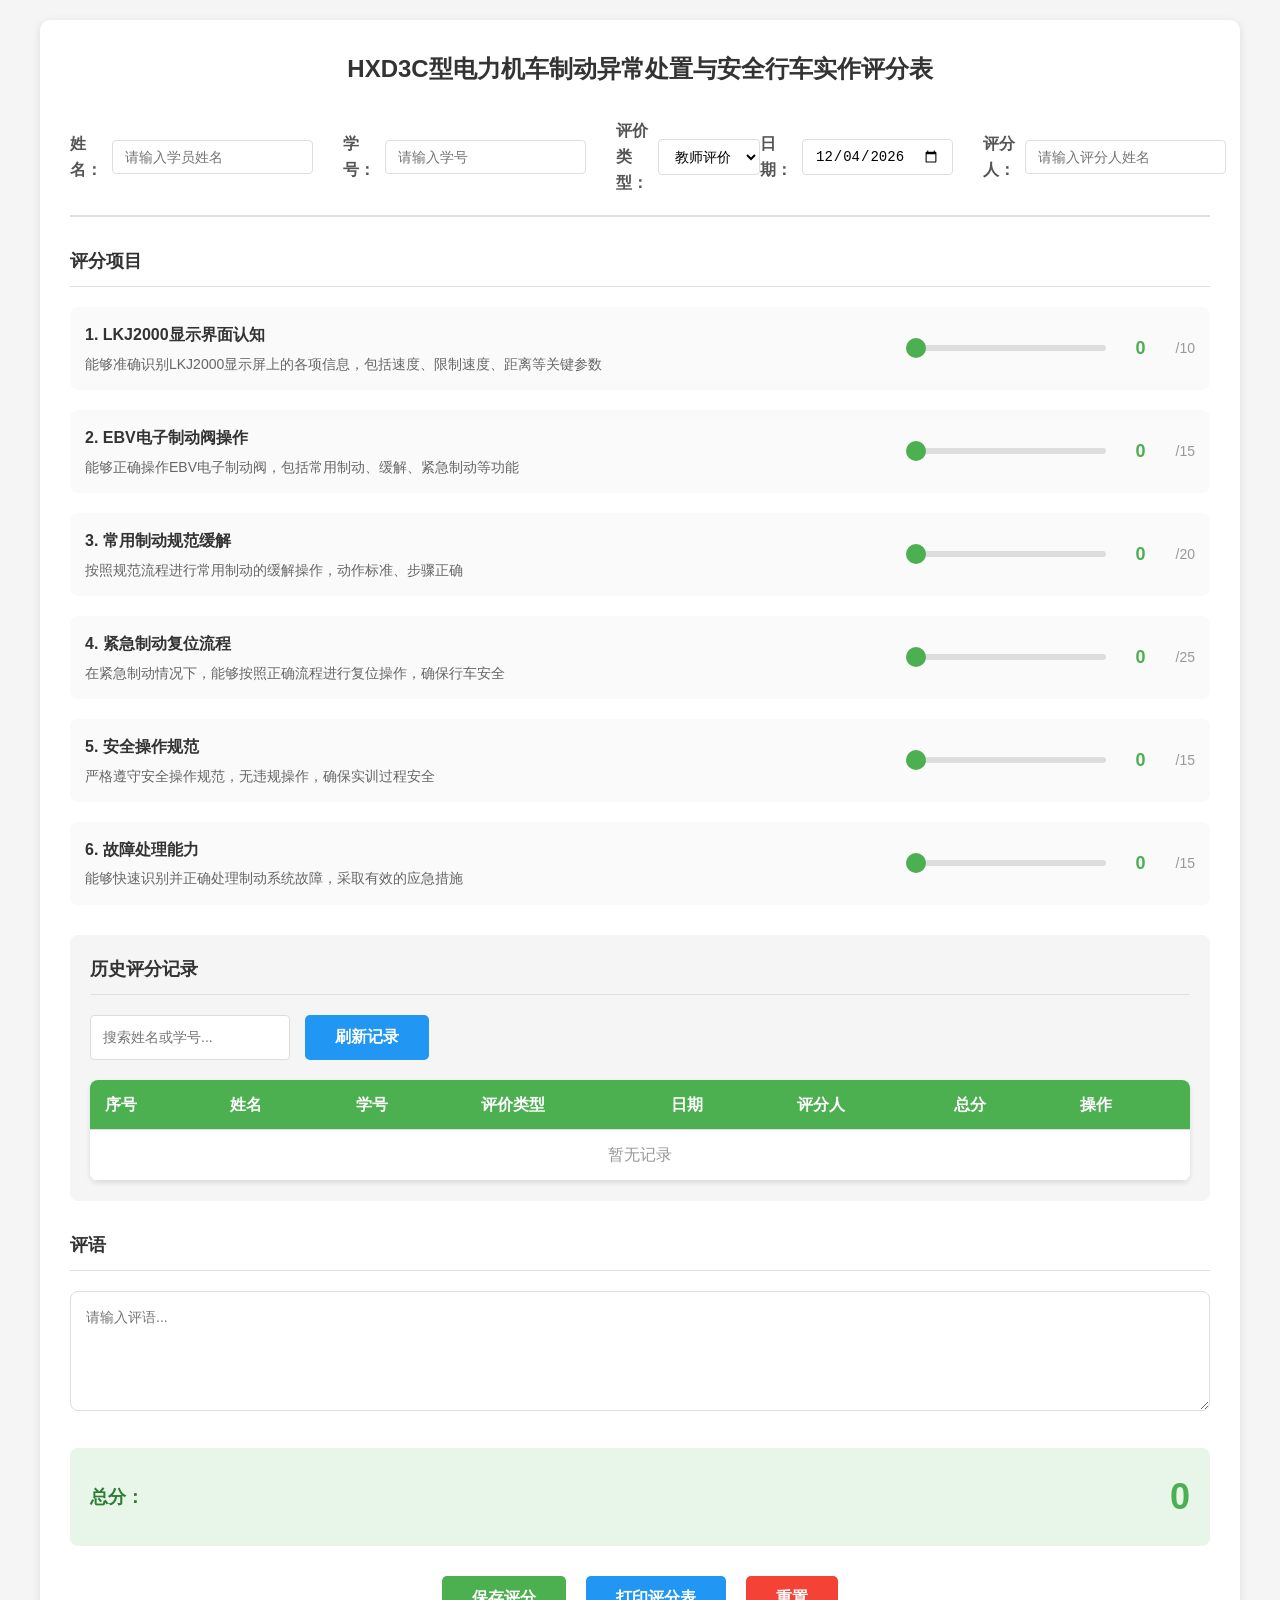
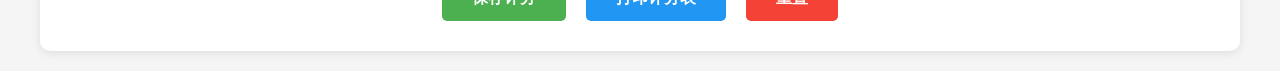
<file: score-table.html>
<!DOCTYPE html>
<html lang="zh-CN">
<head>
    <meta charset="UTF-8">
    <meta name="viewport" content="width=device-width, initial-scale=1.0">
    <title>实作评分表</title>
    <style>
        * {
            margin: 0;
            padding: 0;
            box-sizing: border-box;
        }
        
        body {
            font-family: 'Microsoft YaHei', sans-serif;
            background-color: #f5f5f5;
            line-height: 1.6;
            padding: 20px;
        }
        
        .container {
            max-width: 1200px;
            margin: 0 auto;
            background-color: white;
            border-radius: 10px;
            box-shadow: 0 2px 10px rgba(0,0,0,0.1);
            padding: 30px;
        }
        
        h1 {
            text-align: center;
            color: #333;
            margin-bottom: 30px;
            font-size: 24px;
        }
        
        .header-info {
            display: flex;
            justify-content: space-between;
            margin-bottom: 30px;
            padding-bottom: 20px;
            border-bottom: 2px solid #e0e0e0;
        }
        
        .info-group {
            display: flex;
            gap: 30px;
        }
        
        .info-item {
            display: flex;
            align-items: center;
            gap: 10px;
        }
        
        .info-item label {
            font-weight: bold;
            color: #555;
        }
        
        .info-item input {
            padding: 8px 12px;
            border: 1px solid #ddd;
            border-radius: 4px;
            font-size: 14px;
        }
        
        .info-item select {
            padding: 8px 12px;
            border: 1px solid #ddd;
            border-radius: 4px;
            font-size: 14px;
            background-color: white;
        }
        
        .history-section {
            margin-bottom: 30px;
            padding: 20px;
            background-color: #f5f5f5;
            border-radius: 8px;
        }
        
        .history-controls {
            display: flex;
            gap: 15px;
            margin-bottom: 20px;
            flex-wrap: wrap;
        }
        
        .history-search {
            padding: 8px 12px;
            border: 1px solid #ddd;
            border-radius: 4px;
            font-size: 14px;
            width: 200px;
        }
        
        .history-table {
            width: 100%;
            border-collapse: collapse;
            background-color: white;
            border-radius: 8px;
            overflow: hidden;
            box-shadow: 0 2px 5px rgba(0,0,0,0.1);
        }
        
        .history-table th,
        .history-table td {
            padding: 12px 15px;
            text-align: left;
            border-bottom: 1px solid #e0e0e0;
        }
        
        .history-table th {
            background-color: #4CAF50;
            color: white;
            font-weight: bold;
        }
        
        .history-table tr:hover {
            background-color: #f5f5f5;
        }
        
        .history-table .btn-view {
            padding: 6px 12px;
            background-color: #2196F3;
            color: white;
            border: none;
            border-radius: 4px;
            cursor: pointer;
            font-size: 12px;
        }
        
        .history-table .btn-view:hover {
            background-color: #0b7dda;
        }
        
        .modal {
            display: none;
            position: fixed;
            z-index: 1000;
            left: 0;
            top: 0;
            width: 100%;
            height: 100%;
            overflow: auto;
            background-color: rgba(0,0,0,0.4);
        }
        
        .modal-content {
            background-color: white;
            margin: 5% auto;
            padding: 30px;
            border: 1px solid #888;
            width: 90%;
            max-width: 800px;
            border-radius: 10px;
            box-shadow: 0 4px 20px rgba(0,0,0,0.2);
            position: relative;
        }
        
        .modal-close {
            color: #aaa;
            float: right;
            font-size: 28px;
            font-weight: bold;
            cursor: pointer;
            position: absolute;
            top: 15px;
            right: 20px;
        }
        
        .modal-close:hover,
        .modal-close:focus {
            color: black;
            text-decoration: none;
            cursor: pointer;
        }
        
        .modal-title {
            font-size: 20px;
            font-weight: bold;
            margin-bottom: 20px;
            color: #333;
        }
        
        .modal-info {
            margin-bottom: 20px;
            padding: 15px;
            background-color: #f5f5f5;
            border-radius: 8px;
        }
        
        .modal-info-item {
            margin-bottom: 10px;
            font-size: 14px;
        }
        
        .modal-info-item strong {
            color: #555;
        }
        
        .score-section {
            margin-bottom: 30px;
        }
        
        .section-title {
            font-size: 18px;
            font-weight: bold;
            color: #333;
            margin-bottom: 20px;
            padding-bottom: 10px;
            border-bottom: 1px solid #e0e0e0;
        }
        
        .score-item {
            display: flex;
            align-items: center;
            margin-bottom: 20px;
            padding: 15px;
            background-color: #fafafa;
            border-radius: 8px;
            transition: background-color 0.3s;
        }
        
        .score-item:hover {
            background-color: #f0f0f0;
        }
        
        .score-content {
            flex: 1;
            padding-right: 20px;
        }
        
        .score-title {
            font-weight: bold;
            color: #333;
            margin-bottom: 5px;
        }
        
        .score-desc {
            color: #666;
            font-size: 14px;
        }
        
        .score-input {
            display: flex;
            align-items: center;
            gap: 15px;
        }
        
        .score-slider {
            width: 200px;
            height: 6px;
            background: #ddd;
            border-radius: 3px;
            outline: none;
            -webkit-appearance: none;
        }
        
        .score-slider::-webkit-slider-thumb {
            -webkit-appearance: none;
            appearance: none;
            width: 20px;
            height: 20px;
            background: #4CAF50;
            border-radius: 50%;
            cursor: pointer;
        }
        
        .score-slider::-moz-range-thumb {
            width: 20px;
            height: 20px;
            background: #4CAF50;
            border-radius: 50%;
            cursor: pointer;
            border: none;
        }
        
        .score-value {
            min-width: 40px;
            text-align: center;
            font-weight: bold;
            color: #4CAF50;
            font-size: 18px;
        }
        
        .score-max {
            color: #999;
            font-size: 14px;
        }
        
        .comments-section {
            margin-bottom: 30px;
        }
        
        .comments-textarea {
            width: 100%;
            min-height: 120px;
            padding: 15px;
            border: 1px solid #ddd;
            border-radius: 8px;
            resize: vertical;
            font-family: inherit;
            font-size: 14px;
            line-height: 1.5;
        }
        
        .total-section {
            background-color: #e8f5e9;
            padding: 20px;
            border-radius: 8px;
            margin-bottom: 30px;
        }
        
        .total-content {
            display: flex;
            justify-content: space-between;
            align-items: center;
        }
        
        .total-label {
            font-size: 18px;
            font-weight: bold;
            color: #2e7d32;
        }
        
        .total-score {
            font-size: 36px;
            font-weight: bold;
            color: #4CAF50;
        }
        
        .button-group {
            display: flex;
            justify-content: center;
            gap: 20px;
        }
        
        .btn {
            padding: 12px 30px;
            border: none;
            border-radius: 5px;
            font-size: 16px;
            font-weight: bold;
            cursor: pointer;
            transition: all 0.3s;
        }
        
        .btn-primary {
            background-color: #4CAF50;
            color: white;
        }
        
        .btn-primary:hover {
            background-color: #45a049;
        }
        
        .btn-secondary {
            background-color: #2196F3;
            color: white;
        }
        
        .btn-secondary:hover {
            background-color: #0b7dda;
        }
        
        .btn-danger {
            background-color: #f44336;
            color: white;
        }
        
        .btn-danger:hover {
            background-color: #da190b;
        }
        
        @media (max-width: 768px) {
            .header-info {
                flex-direction: column;
                gap: 20px;
            }
            
            .info-group {
                flex-direction: column;
                gap: 15px;
            }
            
            .score-item {
                flex-direction: column;
                align-items: flex-start;
                gap: 15px;
            }
            
            .score-input {
                width: 100%;
                justify-content: space-between;
            }
            
            .score-slider {
                flex: 1;
            }
        }
    </style>
</head>
<body>
    <div class="container">
        <h1>HXD3C型电力机车制动异常处置与安全行车实作评分表</h1>
        
        <!-- 头部信息 -->
        <div class="header-info">
            <div class="info-group">
                <div class="info-item">
                    <label>姓名：</label>
                    <input type="text" id="studentName" placeholder="请输入学员姓名">
                </div>
                <div class="info-item">
                    <label>学号：</label>
                    <input type="text" id="studentId" placeholder="请输入学号">
                </div>
                <div class="info-item">
                    <label>评价类型：</label>
                    <select id="scoreType">
                        <option value="teacher">教师评价</option>
                        <option value="self">自评</option>
                        <option value="peer">互评</option>
                    </select>
                </div>
            </div>
            <div class="info-group">
                <div class="info-item">
                    <label>日期：</label>
                    <input type="date" id="scoreDate">
                </div>
                <div class="info-item">
                    <label>评分人：</label>
                    <input type="text" id="scorerName" placeholder="请输入评分人姓名">
                </div>
            </div>
        </div>
        
        <!-- 评分项目 -->
        <div class="score-section">
            <div class="section-title">评分项目</div>
            
            <!-- 项目1 -->
            <div class="score-item">
                <div class="score-content">
                    <div class="score-title">1. LKJ2000显示界面认知</div>
                    <div class="score-desc">能够准确识别LKJ2000显示屏上的各项信息，包括速度、限制速度、距离等关键参数</div>
                </div>
                <div class="score-input">
                    <input type="range" class="score-slider" min="0" max="10" value="0" step="0.5" data-score="item1">
                    <span class="score-value" id="score1">0</span>
                    <span class="score-max">/10</span>
                </div>
            </div>
            
            <!-- 项目2 -->
            <div class="score-item">
                <div class="score-content">
                    <div class="score-title">2. EBV电子制动阀操作</div>
                    <div class="score-desc">能够正确操作EBV电子制动阀，包括常用制动、缓解、紧急制动等功能</div>
                </div>
                <div class="score-input">
                    <input type="range" class="score-slider" min="0" max="15" value="0" step="0.5" data-score="item2">
                    <span class="score-value" id="score2">0</span>
                    <span class="score-max">/15</span>
                </div>
            </div>
            
            <!-- 项目3 -->
            <div class="score-item">
                <div class="score-content">
                    <div class="score-title">3. 常用制动规范缓解</div>
                    <div class="score-desc">按照规范流程进行常用制动的缓解操作，动作标准、步骤正确</div>
                </div>
                <div class="score-input">
                    <input type="range" class="score-slider" min="0" max="20" value="0" step="0.5" data-score="item3">
                    <span class="score-value" id="score3">0</span>
                    <span class="score-max">/20</span>
                </div>
            </div>
            
            <!-- 项目4 -->
            <div class="score-item">
                <div class="score-content">
                    <div class="score-title">4. 紧急制动复位流程</div>
                    <div class="score-desc">在紧急制动情况下，能够按照正确流程进行复位操作，确保行车安全</div>
                </div>
                <div class="score-input">
                    <input type="range" class="score-slider" min="0" max="25" value="0" step="0.5" data-score="item4">
                    <span class="score-value" id="score4">0</span>
                    <span class="score-max">/25</span>
                </div>
            </div>
            
            <!-- 项目5 -->
            <div class="score-item">
                <div class="score-content">
                    <div class="score-title">5. 安全操作规范</div>
                    <div class="score-desc">严格遵守安全操作规范，无违规操作，确保实训过程安全</div>
                </div>
                <div class="score-input">
                    <input type="range" class="score-slider" min="0" max="15" value="0" step="0.5" data-score="item5">
                    <span class="score-value" id="score5">0</span>
                    <span class="score-max">/15</span>
                </div>
            </div>
            
            <!-- 项目6 -->
            <div class="score-item">
                <div class="score-content">
                    <div class="score-title">6. 故障处理能力</div>
                    <div class="score-desc">能够快速识别并正确处理制动系统故障，采取有效的应急措施</div>
                </div>
                <div class="score-input">
                    <input type="range" class="score-slider" min="0" max="15" value="0" step="0.5" data-score="item6">
                    <span class="score-value" id="score6">0</span>
                    <span class="score-max">/15</span>
                </div>
            </div>
        </div>
        
        <!-- 历史记录查看 -->
        <div class="history-section">
            <div class="section-title">历史评分记录</div>
            <div class="history-controls">
                <input type="text" class="history-search" id="historySearch" placeholder="搜索姓名或学号...">
                <button class="btn btn-secondary" onclick="loadHistory()">刷新记录</button>
            </div>
            <table class="history-table">
                <thead>
                    <tr>
                        <th>序号</th>
                        <th>姓名</th>
                        <th>学号</th>
                        <th>评价类型</th>
                        <th>日期</th>
                        <th>评分人</th>
                        <th>总分</th>
                        <th>操作</th>
                    </tr>
                </thead>
                <tbody id="historyTableBody">
                    <!-- 历史记录将通过JavaScript动态生成 -->
                </tbody>
            </table>
        </div>
        
        <!-- 评语部分 -->
        <div class="comments-section">
            <div class="section-title">评语</div>
            <textarea class="comments-textarea" id="comments" placeholder="请输入评语..."></textarea>
        </div>
        
        <!-- 总分显示 -->
        <div class="total-section">
            <div class="total-content">
                <div class="total-label">总分：</div>
                <div class="total-score" id="totalScore">0</div>
            </div>
        </div>
        
        <!-- 操作按钮 -->
        <div class="button-group">
            <button class="btn btn-primary" onclick="saveScore()">保存评分</button>
            <button class="btn btn-secondary" onclick="printScore()">打印评分表</button>
            <button class="btn btn-danger" onclick="resetScore()">重置</button>
        </div>
    </div>
    
    <!-- 查看详情模态框 -->
    <div id="detailModal" class="modal">
        <div class="modal-content">
            <span class="modal-close">&times;</span>
            <h2 class="modal-title">评分详情</h2>
            <div class="modal-info">
                <div class="modal-info-item"><strong>姓名：</strong><span id="modalName"></span></div>
                <div class="modal-info-item"><strong>学号：</strong><span id="modalId"></span></div>
                <div class="modal-info-item"><strong>评价类型：</strong><span id="modalType"></span></div>
                <div class="modal-info-item"><strong>日期：</strong><span id="modalDate"></span></div>
                <div class="modal-info-item"><strong>评分人：</strong><span id="modalScorer"></span></div>
                <div class="modal-info-item"><strong>总分：</strong><span id="modalTotal"></span></div>
                <div class="modal-info-item"><strong>评语：</strong><span id="modalComments"></span></div>
            </div>
        </div>
    </div>
    
    <script>
        // 初始化日期为今天
        document.getElementById('scoreDate').valueAsDate = new Date();
        
        // 监听滑块变化
        const sliders = document.querySelectorAll('.score-slider');
        sliders.forEach(slider => {
            slider.addEventListener('input', function() {
                const scoreId = 'score' + this.dataset.score.slice(-1);
                document.getElementById(scoreId).textContent = this.value;
                calculateTotal();
            });
        });
        
        // 监听搜索框变化
        document.getElementById('historySearch').addEventListener('input', function() {
            loadHistory();
        });
        
        // 计算总分
        function calculateTotal() {
            let total = 0;
            sliders.forEach(slider => {
                total += parseFloat(slider.value);
            });
            document.getElementById('totalScore').textContent = total.toFixed(1);
        }
        
        // 获取评价类型中文名称
        function getScoreTypeText(type) {
            const typeMap = {
                'teacher': '教师评价',
                'self': '自评',
                'peer': '互评'
            };
            return typeMap[type] || type;
        }
        
        // 保存评分
        function saveScore() {
            const studentName = document.getElementById('studentName').value;
            const studentId = document.getElementById('studentId').value;
            const scoreType = document.getElementById('scoreType').value;
            const scoreDate = document.getElementById('scoreDate').value;
            const scorerName = document.getElementById('scorerName').value;
            const comments = document.getElementById('comments').value;
            
            if (!studentName || !studentId || !scoreDate || !scorerName) {
                alert('请填写完整的学员信息和评分信息！');
                return;
            }
            
            const scoreData = {
                id: Date.now().toString(),
                studentName,
                studentId,
                scoreType,
                scoreDate,
                scorerName,
                comments,
                scores: {}
            };
            
            sliders.forEach(slider => {
                scoreData.scores[slider.dataset.score] = parseFloat(slider.value);
            });
            
            scoreData.total = parseFloat(document.getElementById('totalScore').textContent);
            
            // 获取历史记录
            const historyData = JSON.parse(localStorage.getItem('scoreHistory')) || [];
            
            // 添加新记录
            historyData.push(scoreData);
            
            // 保存到localStorage
            localStorage.setItem('scoreHistory', JSON.stringify(historyData));
            
            alert('评分保存成功！');
            
            // 刷新历史记录
            loadHistory();
        }
        
        // 加载历史记录
        function loadHistory() {
            const historyData = JSON.parse(localStorage.getItem('scoreHistory')) || [];
            const searchTerm = document.getElementById('historySearch').value.toLowerCase();
            const tableBody = document.getElementById('historyTableBody');
            
            // 过滤记录
            const filteredData = historyData.filter(item => 
                item.studentName.toLowerCase().includes(searchTerm) || 
                item.studentId.toLowerCase().includes(searchTerm)
            );
            
            // 清空表格
            tableBody.innerHTML = '';
            
            // 添加记录
            filteredData.forEach((item, index) => {
                const row = document.createElement('tr');
                row.innerHTML = `
                    <td>${index + 1}</td>
                    <td>${item.studentName}</td>
                    <td>${item.studentId}</td>
                    <td>${getScoreTypeText(item.scoreType)}</td>
                    <td>${item.scoreDate}</td>
                    <td>${item.scorerName}</td>
                    <td>${item.total}</td>
                    <td><button class="btn-view" onclick="viewDetail('${item.id}')">查看详情</button></td>
                `;
                tableBody.appendChild(row);
            });
            
            if (filteredData.length === 0) {
                const row = document.createElement('tr');
                row.innerHTML = `<td colspan="8" style="text-align: center; color: #999;">暂无记录</td>`;
                tableBody.appendChild(row);
            }
        }
        
        // 查看详情
        function viewDetail(id) {
            const historyData = JSON.parse(localStorage.getItem('scoreHistory')) || [];
            const item = historyData.find(item => item.id === id);
            
            if (item) {
                document.getElementById('modalName').textContent = item.studentName;
                document.getElementById('modalId').textContent = item.studentId;
                document.getElementById('modalType').textContent = getScoreTypeText(item.scoreType);
                document.getElementById('modalDate').textContent = item.scoreDate;
                document.getElementById('modalScorer').textContent = item.scorerName;
                document.getElementById('modalTotal').textContent = item.total;
                document.getElementById('modalComments').textContent = item.comments || '无';
                
                // 显示模态框
                document.getElementById('detailModal').style.display = 'block';
            }
        }
        
        // 打印评分表
        function printScore() {
            window.print();
        }
        
        // 重置评分
        function resetScore() {
            if (confirm('确定要重置所有评分吗？')) {
                sliders.forEach(slider => {
                    slider.value = 0;
                    const scoreId = 'score' + slider.dataset.score.slice(-1);
                    document.getElementById(scoreId).textContent = '0';
                });
                
                document.getElementById('studentName').value = '';
                document.getElementById('studentId').value = '';
                document.getElementById('scoreType').value = 'teacher';
                document.getElementById('scoreDate').valueAsDate = new Date();
                document.getElementById('scorerName').value = '';
                document.getElementById('comments').value = '';
                
                calculateTotal();
            }
        }
        
        // 关闭模态框
        document.querySelector('.modal-close').addEventListener('click', function() {
            document.getElementById('detailModal').style.display = 'none';
        });
        
        // 点击模态框外部关闭
        window.addEventListener('click', function(event) {
            const modal = document.getElementById('detailModal');
            if (event.target === modal) {
                modal.style.display = 'none';
            }
        });
        
        // 页面加载时初始化
        window.addEventListener('load', function() {
            loadHistory();
        });
    </script>
</body>
</html>
</file>
